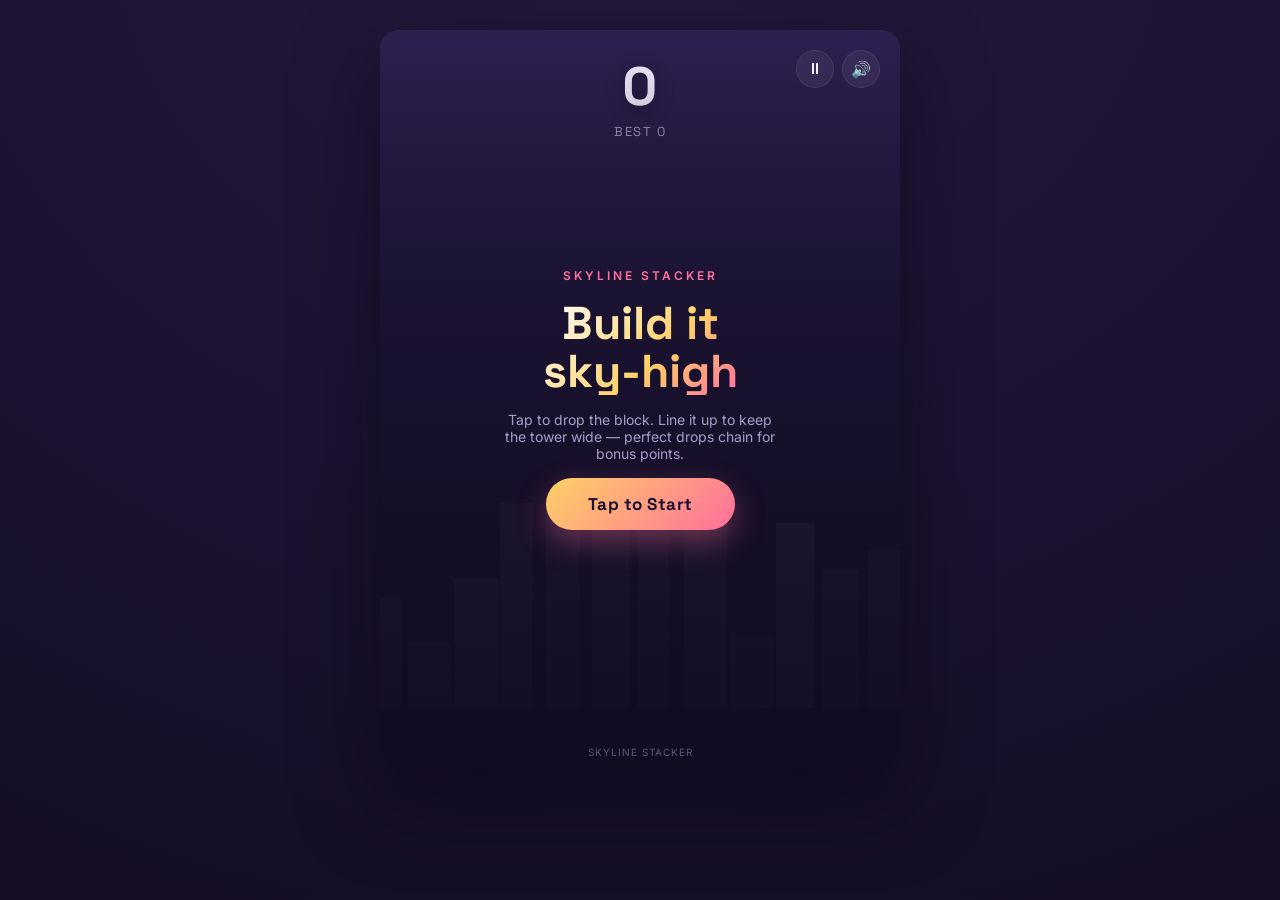
<file: index.html>
<!DOCTYPE html>
<html lang="en">
<head>
<meta charset="UTF-8" />
<meta name="viewport" content="width=device-width, initial-scale=1.0, viewport-fit=cover" />
<title>Skyline Stacker — Free Block Stacking Game</title>
<meta name="description" content="Skyline Stacker: a fast, addictive block-stacking arcade game. Play free in your browser on desktop or mobile." />
<meta name="google-adsense-account" content="ca-pub-5841910105267784">

<!--
  GOOGLE ADSENSE SETUP
  Publisher ID ca-pub-5841910105267784 is already wired in below, in ads.txt,
  and in the verification meta tag above.
  Remaining step: once your site is approved, replace the placeholder
  data-ad-slot values in the <ins> tags below with real ad unit slot IDs
  (create them in your AdSense dashboard -> Ads -> By ad unit).
-->
<script async src="https://pagead2.googlesyndication.com/pagead/js/adsbygoogle.js?client=ca-pub-5841910105267784" crossorigin="anonymous"></script>

<link rel="preconnect" href="https://fonts.googleapis.com" />
<link rel="preconnect" href="https://fonts.gstatic.com" crossorigin />
<link href="https://fonts.googleapis.com/css2?family=Space+Grotesk:wght@600;700&family=Inter:wght@400;500;600&display=swap" rel="stylesheet" />

<link rel="icon" href="data:image/svg+xml,<svg xmlns=%22http://www.w3.org/2000/svg%22 viewBox=%220 0 100 100%22><rect width=%22100%22 height=%22100%22 rx=%2222%22 fill=%22%23241a3d%22/><rect x=%2225%22 y=%2262%22 width=%2250%22 height=%2214%22 rx=%224%22 fill=%22%23ff6f9c%22/><rect x=%2232%22 y=%2244%22 width=%2236%22 height=%2214%22 rx=%224%22 fill=%22%23ffd166%22/><rect x=%2238%22 y=%2226%22 width=%2224%22 height=%2214%22 rx=%224%22 fill=%22%235ce6c0%22/></svg>" />
<link rel="stylesheet" href="style.css" />
</head>
<body>

<div class="page">

  <!-- Top leaderboard ad (desktop) / banner (mobile) -->
  <div class="ad-slot ad-top">
    <span class="ad-label">Advertisement</span>
    <ins class="adsbygoogle"
         style="display:block"
         data-ad-client="ca-pub-5841910105267784"
         data-ad-slot="1111111111"
         data-ad-format="auto"
         data-full-width-responsive="true"></ins>
  </div>

  <div class="layout">

    <!-- Left rail ad — desktop only -->
    <aside class="ad-slot ad-rail ad-rail-left">
      <span class="ad-label">Advertisement</span>
      <ins class="adsbygoogle"
           style="display:block"
           data-ad-client="ca-pub-5841910105267784"
           data-ad-slot="2222222222"
           data-ad-format="auto"
           data-full-width-responsive="true"></ins>
    </aside>

    <main class="stage">
      <canvas id="game"></canvas>

      <div class="hud">
        <div class="score" id="score">0</div>
        <div class="best" id="best">BEST 0</div>
      </div>

      <div class="combo" id="combo">PERFECT!</div>

      <div class="milestone" id="milestone"></div>

      <div class="top-controls">
        <button class="icon-btn" id="pauseBtn" title="Pause" aria-label="Pause">⏸</button>
        <button class="icon-btn" id="muteBtn" title="Toggle sound" aria-label="Toggle sound">🔊</button>
      </div>

      <div class="overlay" id="startOverlay">
        <div class="badge">Skyline Stacker</div>
        <div class="title">Build it<br/>sky‑high</div>
        <div class="sub">Tap to drop the block. Line it up to keep the tower wide — perfect drops chain for bonus points.</div>
        <button class="play" id="startBtn">Tap to Start</button>
        <div class="top-scores" id="topScoresStart" hidden>
          <div class="top-scores-title">Your best runs</div>
          <ol id="topScoresListStart"></ol>
        </div>
      </div>

      <div class="overlay" id="pauseOverlay" hidden>
        <div class="badge">Paused</div>
        <div class="title">Take a<br/>breather</div>
        <button class="play" id="resumeBtn">Resume</button>
      </div>

      <div class="overlay" id="endOverlay" hidden>
        <div class="badge" id="endBadge">Tower collapsed</div>
        <div class="title" id="endTitle">Nice try</div>
        <div class="stat-row">
          <div class="stat"><div class="num" id="endScore">0</div><div class="lab">Score</div></div>
          <div class="stat"><div class="num" id="endBest">0</div><div class="lab">Best</div></div>
        </div>
        <div class="end-actions">
          <button class="play" id="retryBtn">Play Again</button>
          <button class="ghost-btn" id="shareBtn">Share score</button>
        </div>
        <div class="top-scores" id="topScoresEnd" hidden>
          <div class="top-scores-title">Top 5 runs</div>
          <ol id="topScoresListEnd"></ol>
        </div>
        <div class="hint">Space / Click / Tap to drop</div>

        <!-- Interstitial-style ad shown on game over -->
        <div class="ad-slot ad-inline">
          <span class="ad-label">Advertisement</span>
          <ins class="adsbygoogle"
               style="display:block"
               data-ad-client="ca-pub-5841910105267784"
               data-ad-slot="3333333333"
               data-ad-format="auto"
               data-full-width-responsive="true"></ins>
        </div>
      </div>

      <div class="footer-tag">SKYLINE STACKER</div>
    </main>

    <!-- Right rail ad — desktop only -->
    <aside class="ad-slot ad-rail ad-rail-right">
      <span class="ad-label">Advertisement</span>
      <ins class="adsbygoogle"
           style="display:block"
           data-ad-client="ca-pub-5841910105267784"
           data-ad-slot="4444444444"
           data-ad-format="auto"
           data-full-width-responsive="true"></ins>
    </aside>

  </div>

  <!-- Bottom banner ad (mobile-friendly) -->
  <div class="ad-slot ad-bottom">
    <span class="ad-label">Advertisement</span>
    <ins class="adsbygoogle"
         style="display:block"
         data-ad-client="ca-pub-5841910105267784"
         data-ad-slot="5555555555"
         data-ad-format="auto"
         data-full-width-responsive="true"></ins>
  </div>

</div>

<script>
  // Reveal an ad slot's wrapper only once AdSense actually fills it with a
  // creative, so unfilled placements collapse to nothing instead of showing
  // an empty dashed box. AdSense marks a filled <ins> with
  // data-ad-status="filled" (or "unfilled" if it has nothing to show).
  document.querySelectorAll('.ad-slot').forEach(function (slot) {
    var ins = slot.querySelector('.adsbygoogle');
    if (!ins) return;

    var observer = new MutationObserver(function () {
      var status = ins.getAttribute('data-ad-status');
      if (status === 'filled') {
        slot.classList.add('is-filled');
      } else if (status === 'unfilled') {
        slot.classList.remove('is-filled');
      }
    });
    observer.observe(ins, { attributes: true, attributeFilter: ['data-ad-status'] });

    try {
      (window.adsbygoogle = window.adsbygoogle || []).push({});
    } catch (e) {}
  });
</script>
<script src="game.js"></script>
</body>
</html>
</file>
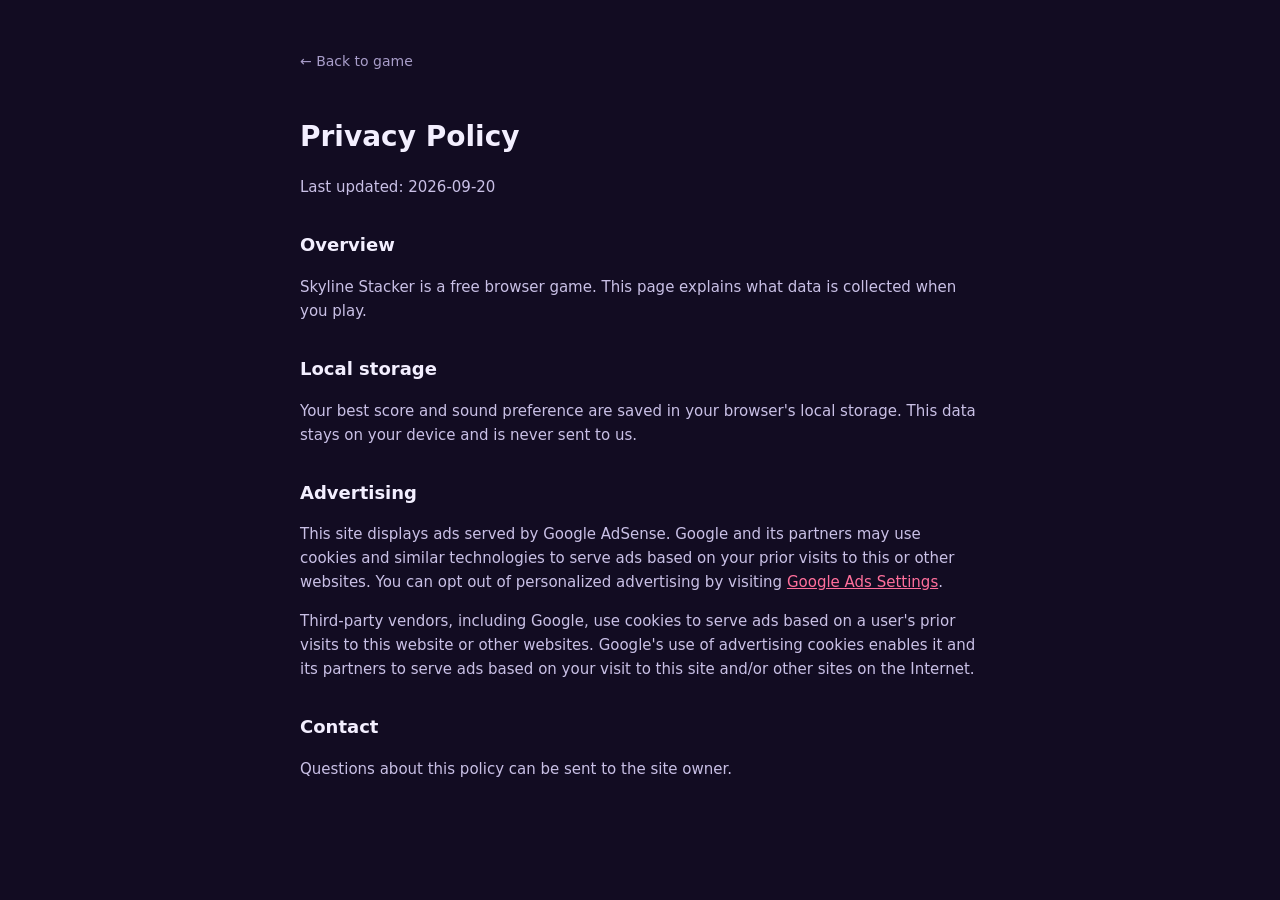
<file: privacy.html>
<!DOCTYPE html>
<html lang="en">
<head>
<meta charset="UTF-8" />
<meta name="viewport" content="width=device-width, initial-scale=1.0" />
<title>Privacy Policy — Skyline Stacker</title>
<style>
  body{
    margin:0;
    background:#120c22;
    color:#f3efff;
    font-family:'Inter', system-ui, sans-serif;
    line-height:1.6;
  }
  .wrap{ max-width:680px; margin:0 auto; padding:48px 20px 80px; }
  h1{ font-size:28px; margin-bottom:4px; }
  p, li{ color:#c9c0e6; font-size:15px; }
  a{ color:#ff6f9c; }
  h2{ font-size:18px; margin-top:32px; }
  .back{ display:inline-block; margin-bottom:24px; color:#a89dc9; text-decoration:none; font-size:14px; }
</style>
</head>
<body>
  <div class="wrap">
    <a class="back" href="/">&larr; Back to game</a>
    <h1>Privacy Policy</h1>
    <p>Last updated: 2026-09-20</p>

    <h2>Overview</h2>
    <p>Skyline Stacker is a free browser game. This page explains what data is collected when you play.</p>

    <h2>Local storage</h2>
    <p>Your best score and sound preference are saved in your browser's local storage. This data stays on your device and is never sent to us.</p>

    <h2>Advertising</h2>
    <p>This site displays ads served by Google AdSense. Google and its partners may use cookies and similar technologies to serve ads based on your prior visits to this or other websites. You can opt out of personalized advertising by visiting <a href="https://adssettings.google.com" target="_blank" rel="noopener">Google Ads Settings</a>.</p>
    <p>Third-party vendors, including Google, use cookies to serve ads based on a user's prior visits to this website or other websites. Google's use of advertising cookies enables it and its partners to serve ads based on your visit to this site and/or other sites on the Internet.</p>

    <h2>Contact</h2>
    <p>Questions about this policy can be sent to the site owner.</p>
  </div>
</body>
</html>
</file>
<file: style.css>
:root{
  --bg-top:#241a3d;
  --bg-bottom:#120c22;
  --panel:#1c1433;
  --panel-line:rgba(255,255,255,0.08);
  --text:#f3efff;
  --text-dim:#a89dc9;
  --accent:#ff6f9c;
  --accent-2:#ffd166;
  --good:#5ce6c0;
  --shadow:rgba(10,6,20,0.55);
}

*{box-sizing:border-box;}
html,body{height:100%;}
body{
  margin:0;
  background: radial-gradient(120% 140% at 50% -10%, var(--bg-top), var(--bg-bottom)) fixed;
  color:var(--text);
  font-family:'Inter', system-ui, -apple-system, sans-serif;
  -webkit-tap-highlight-color: transparent;
  touch-action: manipulation;
}

.page{
  min-height:100dvh;
  display:flex;
  flex-direction:column;
  align-items:center;
  padding-inline:16px;
  padding-block:16px;
  gap:14px;
}

/* ---------- Ad slots ----------
   Collapsed to nothing by default so an unfilled ad never shows an
   empty placeholder box. game.js reveals a slot (adds .is-filled)
   only once AdSense actually renders a creative into it. */
.ad-slot{
  width:100%;
  max-width:970px;
  display:flex;
  flex-direction:column;
  align-items:center;
  gap:4px;
  background:rgba(255,255,255,0.03);
  border-radius:10px;
  padding:0;
  height:0;
  overflow:hidden;
  opacity:0;
  justify-content:center;
  transition:opacity .25s ease;
}
.ad-slot.is-filled{
  height:auto;
  opacity:1;
  padding:6px;
  border:1px solid var(--panel-line);
}
.ad-label{
  font-size:9px;
  letter-spacing:1.5px;
  text-transform:uppercase;
  color:var(--text-dim);
  opacity:0.7;
}
.ad-slot .adsbygoogle{ width:100%; }
.ad-slot.is-filled .adsbygoogle{ min-height:44px; }

.ad-rail{
  width:160px;
  min-width:160px;
  max-width:160px;
  align-self:flex-start;
  position:sticky;
  top:16px;
}
.ad-rail.is-filled{ min-height:600px; }
.ad-inline{
  margin-top:0;
  max-width:320px;
}
.ad-inline.is-filled{ margin-top:6px; min-height:100px; }

@media (max-width: 1100px){
  .ad-rail{ display:none; }
}

/* ---------- Layout ---------- */
.layout{
  width:100%;
  max-width:1300px;
  display:flex;
  gap:16px;
  align-items:flex-start;
  justify-content:center;
  flex:1;
}

.stage{
  position:relative;
  width:100%;
  max-width:520px;
  aspect-ratio: 9 / 16;
  max-height:min(78dvh, 880px);
  flex-shrink:0;
}

#game{
  display:block;
  width:100%;
  height:100%;
  border-radius:20px;
  background:linear-gradient(180deg, #2c2050 0%, #150f28 70%);
  box-shadow: 0 30px 80px var(--shadow), inset 0 0 0 1px var(--panel-line);
}

/* ---------- HUD ---------- */
.hud{
  position:absolute;
  top:22px;
  left:0; right:0;
  display:flex;
  flex-direction:column;
  align-items:center;
  gap:2px;
  pointer-events:none;
  font-family:'Space Grotesk', 'Inter', sans-serif;
}
.hud .score{
  font-size:clamp(38px, 10vw, 54px);
  font-weight:700;
  letter-spacing:0.5px;
  color:var(--text);
  text-shadow: 0 4px 18px rgba(0,0,0,0.4);
  font-variant-numeric: tabular-nums;
}
.hud .best{
  font-size:13px;
  color:var(--text-dim);
  letter-spacing:1.5px;
  text-transform:uppercase;
}

.combo{
  position:absolute;
  left:50%;
  top:38%;
  transform:translate(-50%,-50%) scale(0.8);
  font-family:'Space Grotesk', sans-serif;
  font-weight:700;
  font-size:22px;
  color:var(--accent-2);
  text-shadow:0 2px 12px rgba(255,209,102,0.5);
  opacity:0;
  pointer-events:none;
  transition:opacity .25s ease, transform .25s ease;
}
.combo.show{
  opacity:1;
  transform:translate(-50%,-50%) scale(1);
}

/* ---------- Overlays ---------- */
.overlay{
  position:absolute;
  inset:0;
  display:flex;
  flex-direction:column;
  align-items:center;
  justify-content:center;
  gap:16px;
  text-align:center;
  padding:32px 24px;
  background:linear-gradient(180deg, rgba(18,12,34,0) 0%, rgba(18,12,34,0.55) 40%, rgba(18,12,34,0.9) 100%);
  border-radius:20px;
  overflow-y:auto;
}
.overlay[hidden]{display:none;}

.badge{
  font-size:12px;
  letter-spacing:3px;
  text-transform:uppercase;
  color:var(--accent);
  font-weight:600;
}
.title{
  font-family:'Space Grotesk', sans-serif;
  font-weight:700;
  font-size:clamp(30px, 9vw, 46px);
  line-height:1.05;
  text-wrap:balance;
  background:linear-gradient(135deg, #fff, var(--accent-2) 60%, var(--accent));
  -webkit-background-clip:text;
  background-clip:text;
  color:transparent;
}
.sub{
  font-size:14px;
  color:var(--text-dim);
  max-width:280px;
}
.stat-row{ display:flex; gap:28px; margin-top:2px; }
.stat{ display:flex; flex-direction:column; align-items:center; gap:2px; }
.stat .num{
  font-family:'Space Grotesk', sans-serif;
  font-size:28px;
  font-weight:700;
  font-variant-numeric: tabular-nums;
}
.stat .lab{ font-size:10px; letter-spacing:1.5px; text-transform:uppercase; color:var(--text-dim); }

button.play{
  appearance:none;
  border:none;
  cursor:pointer;
  font-family:'Space Grotesk', sans-serif;
  font-weight:700;
  font-size:17px;
  letter-spacing:0.5px;
  color:#1a1030;
  padding:15px 42px;
  border-radius:999px;
  background:linear-gradient(135deg, var(--accent-2), var(--accent));
  box-shadow:0 12px 30px rgba(255,111,156,0.35);
  transition:transform .15s ease, box-shadow .15s ease;
}
button.play:hover{ transform:translateY(-2px); box-shadow:0 16px 36px rgba(255,111,156,0.45); }
button.play:active{ transform:translateY(0) scale(0.97); }

.hint{ font-size:12px; color:var(--text-dim); }

.top-controls{
  position:absolute;
  top:20px;
  right:20px;
  display:flex;
  gap:8px;
  z-index:5;
}
.icon-btn{
  width:38px;
  height:38px;
  border-radius:50%;
  border:1px solid var(--panel-line);
  background:rgba(255,255,255,0.06);
  color:var(--text);
  display:flex;
  align-items:center;
  justify-content:center;
  cursor:pointer;
  font-size:16px;
  backdrop-filter: blur(6px);
  transition:transform .15s ease, background .15s ease;
}
.icon-btn:hover{ background:rgba(255,255,255,0.12); transform:translateY(-1px); }
.icon-btn:active{ transform:translateY(0) scale(0.94); }

/* ---------- Milestone toast ---------- */
.milestone{
  position:absolute;
  left:50%;
  top:16%;
  transform:translate(-50%,-8px);
  font-family:'Space Grotesk', sans-serif;
  font-weight:700;
  font-size:15px;
  letter-spacing:0.5px;
  color:var(--text);
  background:rgba(28,20,51,0.75);
  border:1px solid var(--panel-line);
  padding:8px 18px;
  border-radius:999px;
  backdrop-filter: blur(8px);
  opacity:0;
  pointer-events:none;
  transition:opacity .3s ease, transform .3s ease;
  white-space:nowrap;
  z-index:4;
}
.milestone.show{
  opacity:1;
  transform:translate(-50%,0);
}

/* ---------- Top scores list ---------- */
.top-scores{
  width:100%;
  max-width:260px;
  background:rgba(255,255,255,0.04);
  border:1px solid var(--panel-line);
  border-radius:14px;
  padding:12px 16px;
}
.top-scores-title{
  font-size:10px;
  letter-spacing:1.5px;
  text-transform:uppercase;
  color:var(--text-dim);
  margin-bottom:8px;
  text-align:left;
}
.top-scores ol{
  list-style:none;
  margin:0;
  padding:0;
  display:flex;
  flex-direction:column;
  gap:6px;
}
.top-scores li{
  display:flex;
  justify-content:space-between;
  font-size:13px;
  font-variant-numeric: tabular-nums;
  color:var(--text);
}
.top-scores li span:first-child{ color:var(--text-dim); }

.end-actions{
  display:flex;
  flex-direction:column;
  align-items:center;
  gap:10px;
}
.ghost-btn{
  appearance:none;
  border:1px solid var(--panel-line);
  background:rgba(255,255,255,0.04);
  color:var(--text);
  font-family:'Inter', sans-serif;
  font-weight:600;
  font-size:13px;
  padding:9px 20px;
  border-radius:999px;
  cursor:pointer;
  transition:background .15s ease, transform .15s ease;
}
.ghost-btn:hover{ background:rgba(255,255,255,0.09); transform:translateY(-1px); }
.ghost-btn:active{ transform:translateY(0) scale(0.96); }

.footer-tag{
  position:absolute;
  bottom:10px;
  left:0; right:0;
  text-align:center;
  font-size:10px;
  letter-spacing:1px;
  color:rgba(168,157,201,0.5);
  pointer-events:none;
}

/* ---------- Responsive ---------- */
@media (max-width: 640px){
  .page{ padding-inline:10px; gap:10px; }
  .stage{ max-height:70dvh; }
  .ad-rail{ display:none; }
}

@media (min-width: 1101px){
  .stage{ max-height:82dvh; }
}
</file>
